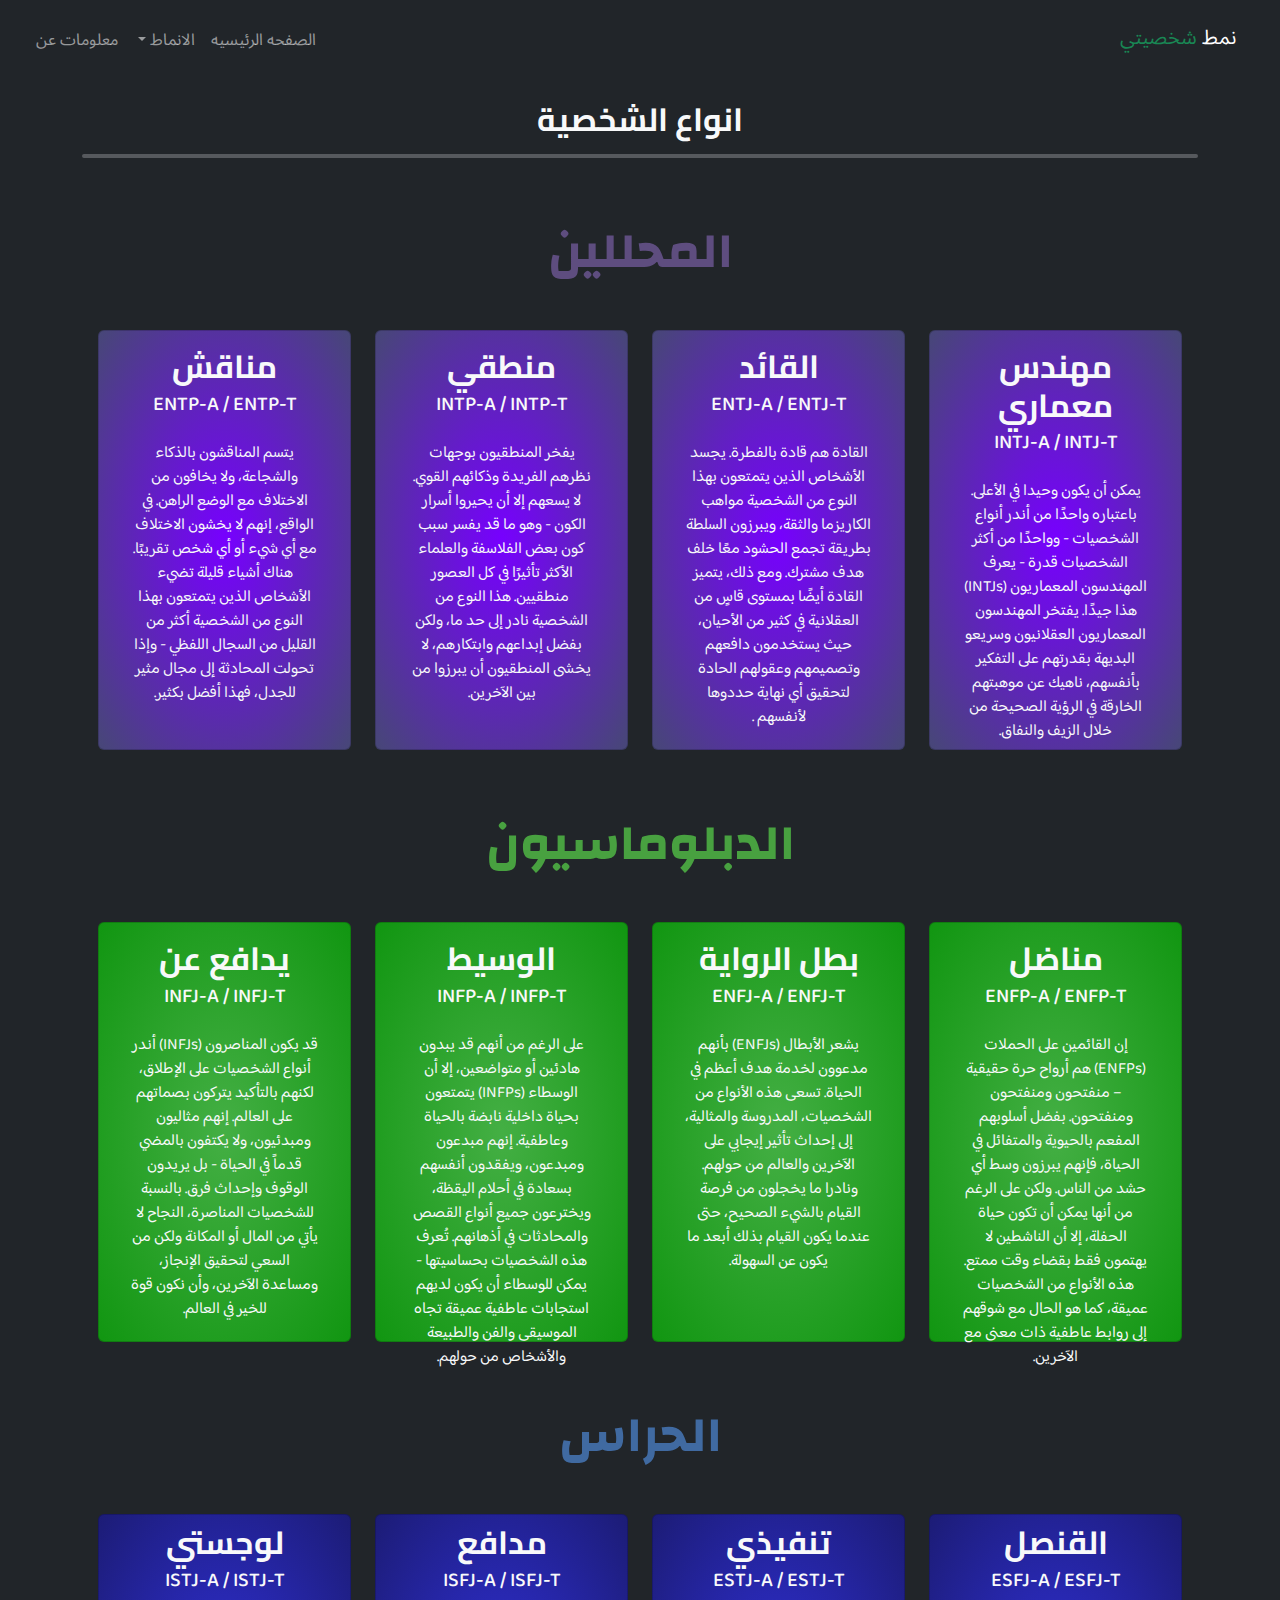
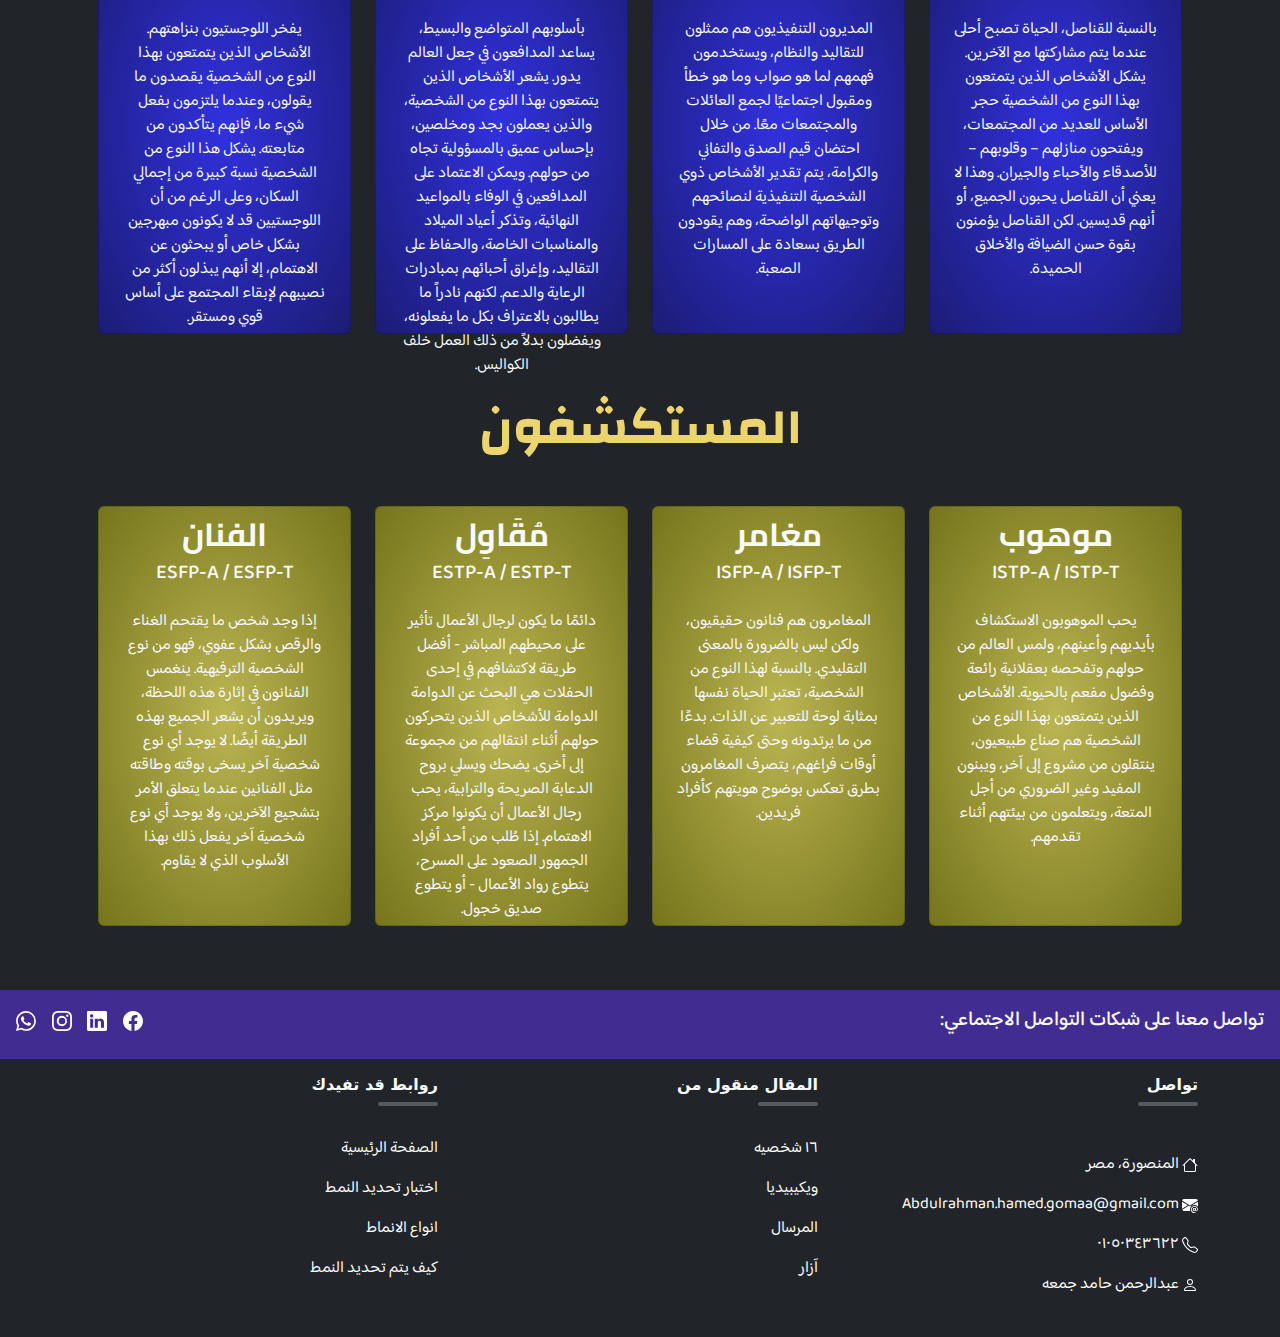
<file: Types.html>
<!DOCTYPE html>
<html lang="en">
<head>
  <meta charset="UTF-8">
  <meta name="viewport" content="width=device-width, initial-scale=1.0">
  <title>Document</title>
  <link rel="stylesheet" href="css/bootstrap.css">
  <link rel="stylesheet" href="css/style.css">
  <script src="js/bootstrap.bundle.js"></script>
</head>
<body class="bg-dark" dir="rtl">

  <!-- navbar -->
  <nav class="navbar navbar-expand-lg bg-body-tertiary navbar-dark bg-dark p-3 align-items-center">
    <div class="container-fluid">
      <a class="navbar-brand" href="index.html">نمط <span class="text-success">شخصيتي</span></a>
      <button class="navbar-toggler" type="button" data-bs-toggle="collapse" data-bs-target="#navbarNavDropdown" aria-controls="navbarNavDropdown" aria-expanded="false" aria-label="Toggle navigation">
        <span class="navbar-toggler-icon"></span>
      </button>
      <div class="collapse navbar-collapse " id="navbarNavDropdown">
        <ul class="navbar-nav me-auto">
          <li class="nav-item">
            <a class="nav-link mt-1" aria-current="page" href="index.html">الصفحه الرئيسيه</a>
          </li>    
          <li class="nav-item dropdown">
            <a class="nav-link dropdown-toggle mt-1" href="#" role="button" data-bs-toggle="dropdown" aria-expanded="false">
              الانماط
            </a>
            <ul class="dropdown-menu mt-1 text-end">
              <li><a class="dropdown-item" href="#">ماهو نمط الشخصيه؟</a></li>
              <li><a class="dropdown-item" href="Types.html">انماط الشخصية</a></li>
            </ul>
          </li>
          <li class="nav-item mt-1">
            <a class="nav-link" href="#">معلومات عن</a>
          </li>
        </ul>
      </div>
    </div>
  </nav>
  <!-- navbar -->

  <!-- Personality Types -->
  <div class="container text-light text-center HomeHead mt-4">
    <div class="row">
      <div class="col-lg-12 col-sm-12">
        <h2>انواع الشخصية</h2>
        <hr>
      </div>
    </div>
  </div>
  <!-- Personality Types -->

  <!-- mohalel -->
  <div class="container text-center HomeHead text-light">
    <div class="row">
      <div class="col-lg-12 col-sm-12 col-md-12">
        <h3 class="mt-5 headline" style="color: rgb(94, 77, 127);">المحللين</h3>
      </div>
    </div>
    <div class="row mt-3 p-3">
      <div class="col-lg-3 col-md-6 col-sm-12">
        <div class="card mt-2 p-3" style="width: 100%; background-image: radial-gradient(rgb(119, 0, 255) , rgb(71, 71, 119));">
          <h2>مهندس معماري</h2>
          <h5>INTJ-A / INTJ-T</h5>
          <div class="card-body">
            <p class="card-text">
              يمكن أن يكون وحيدا في الأعلى. باعتباره واحدًا من أندر أنواع الشخصيات - وواحدًا من أكثر الشخصيات قدرة - يعرف المهندسون المعماريون (INTJs) هذا جيدًا. يفتخر المهندسون المعماريون العقلانيون وسريعو البديهة بقدرتهم على التفكير بأنفسهم، ناهيك عن موهبتهم الخارقة في الرؤية الصحيحة من خلال الزيف والنفاق.
            </p>
          </div>
        </div>
      </div>
      <div class="col-lg-3 col-md-6 col-sm-12">
        <div class="card mt-2 p-3" style="width: 100%; background-image: radial-gradient(rgb(119, 0, 255) , rgb(71, 71, 119));">
            <h2>القائد</h2>
            <h5>ENTJ-A / ENTJ-T</h5>
          <div class="card-body">
            <p class="card-text">القادة هم قادة بالفطرة. يجسد الأشخاص الذين يتمتعون بهذا النوع من الشخصية مواهب الكاريزما والثقة، ويبرزون السلطة بطريقة تجمع الحشود معًا خلف هدف مشترك. ومع ذلك، يتميز القادة أيضًا بمستوى قاسٍ من العقلانية في كثير من الأحيان، حيث يستخدمون دافعهم وتصميمهم وعقولهم الحادة لتحقيق أي نهاية حددوها لأنفسهم .</p>
          </div>
        </div>
      </div>
      <div class="col-lg-3 col-md-6 col-sm-12">
        <div class="card mt-2 p-3" style="width: 100%; background-image: radial-gradient(rgb(119, 0, 255) , rgb(71, 71, 119));">
          <h2>منطقي</h2>
          <h5>INTP-A / INTP-T</h5>
          <div class="card-body">
            <p class="card-text">
              يفخر المنطقيون بوجهات نظرهم الفريدة وذكائهم القوي. لا يسعهم إلا أن يحيروا أسرار الكون - وهو ما قد يفسر سبب كون بعض الفلاسفة والعلماء الأكثر تأثيرًا في كل العصور منطقيين. هذا النوع من الشخصية نادر إلى حد ما، ولكن بفضل إبداعهم وابتكارهم، لا يخشى المنطقيون أن يبرزوا من بين الآخرين.
            </p>
          </div>
        </div>
      </div>
      <div class="col-lg-3 col-md-6 col-sm-12">
        <div class="card mt-2 p-3" style="width: 100%; background-image: radial-gradient(rgb(119, 0, 255) , rgb(71, 71, 119));">
          <h2>مناقش</h2>
          <h5>ENTP-A / ENTP-T</h5>
          <div class="card-body">
            <p class="card-text">
              يتسم المناقشون بالذكاء والشجاعة، ولا يخافون من الاختلاف مع الوضع الراهن. في الواقع، إنهم لا يخشون الاختلاف مع أي شيء أو أي شخص تقريبًا. هناك أشياء قليلة تضيء الأشخاص الذين يتمتعون بهذا النوع من الشخصية أكثر من القليل من السجال اللفظي - وإذا تحولت المحادثة إلى مجال مثير للجدل، فهذا أفضل بكثير.
            </p>
          </div>
        </div>
      </div>
    </div>
  </div>
  <!-- mohalel -->

  <!-- deploma -->
  <div class="container text-center HomeHead text-light">
    <div class="row">
      <div class="col-lg-12 col-sm-12 col-md-12">
        <h3 class="mt-5 headline" style="color: rgb(72, 161, 64)">الدبلوماسيون</h3>
      </div>
    </div>
    <div class="row mt-3 p-3">
      <div class="col-lg-3 col-md-6 col-sm-12">
        <div class="card mt-2 p-3" style="width: 100%; background-image: radial-gradient(rgb(68, 175, 68) , rgb(17, 150, 17));">
          <h2>مناضل</h2>
          <h5>ENFP-A / ENFP-T</h5>
          <div class="card-body">
            <p class="card-text">
              إن القائمين على الحملات (ENFPs) هم أرواح حرة حقيقية – منفتحون ومنفتحون ومنفتحون. بفضل أسلوبهم المفعم بالحيوية والمتفائل في الحياة، فإنهم يبرزون وسط أي حشد من الناس. ولكن على الرغم من أنها يمكن أن تكون حياة الحفلة، إلا أن الناشطين لا يهتمون فقط بقضاء وقت ممتع. هذه الأنواع من الشخصيات عميقة، كما هو الحال مع شوقهم إلى روابط عاطفية ذات معنى مع الآخرين.
            </p>
          </div>
        </div>
      </div>
      <div class="col-lg-3 col-md-6 col-sm-12">
        <div class="card mt-2 p-3" style="width: 100%; background-image: radial-gradient(rgb(68, 175, 68) , rgb(17, 150, 17));">
            <h2>بطل الرواية</h2>
            <h5>ENFJ-A / ENFJ-T</h5>
          <div class="card-body">
            <p class="card-text">
              يشعر الأبطال (ENFJs) بأنهم مدعوون لخدمة هدف أعظم في الحياة. تسعى هذه الأنواع من الشخصيات، المدروسة والمثالية، إلى إحداث تأثير إيجابي على الآخرين والعالم من حولهم. ونادرا ما يخجلون من فرصة القيام بالشيء الصحيح، حتى عندما يكون القيام بذلك أبعد ما يكون عن السهولة.
            </p>
          </div>
        </div>
      </div>
      <div class="col-lg-3 col-md-6 col-sm-12">
        <div class="card mt-2 p-3" style="width: 100%; background-image: radial-gradient(rgb(68, 175, 68) , rgb(17, 150, 17));">
          <h2>الوسيط</h2>
          <h5>INFP-A / INFP-T</h5>
          <div class="card-body">
            <p class="card-text">
              على الرغم من أنهم قد يبدون هادئين أو متواضعين، إلا أن الوسطاء (INFPs) يتمتعون بحياة داخلية نابضة بالحياة وعاطفية. إنهم مبدعون ومبدعون، ويفقدون أنفسهم بسعادة في أحلام اليقظة، ويخترعون جميع أنواع القصص والمحادثات في أذهانهم. تُعرف هذه الشخصيات بحساسيتها - يمكن للوسطاء أن يكون لديهم استجابات عاطفية عميقة تجاه الموسيقى والفن والطبيعة والأشخاص من حولهم.
            </p>
          </div>
        </div>
      </div>
      <div class="col-lg-3 col-md-6 col-sm-12">
        <div class="card mt-2 p-3" style="width: 100%; background-image: radial-gradient(rgb(68, 175, 68) , rgb(17, 150, 17));">
          <h2>يدافع عن</h2>
          <h5>INFJ-A / INFJ-T</h5>
          <div class="card-body">
            <p class="card-text">
              قد يكون المناصرون (INFJs) أندر أنواع الشخصيات على الإطلاق، لكنهم بالتأكيد يتركون بصماتهم على العالم. إنهم مثاليون ومبدئيون، ولا يكتفون بالمضي قدماً في الحياة - بل يريدون الوقوف وإحداث فرق. بالنسبة للشخصيات المناصرة، النجاح لا يأتي من المال أو المكانة ولكن من السعي لتحقيق الإنجاز، ومساعدة الآخرين، وأن نكون قوة للخير في العالم.
            </p>
          </div>
        </div>
      </div>
    </div>
  </div>
  <!-- deploma -->

  <!-- defener -->
  <div class="container text-center HomeHead text-light">
    <div class="row">
      <div class="col-lg-12 col-sm-12 col-md-12">
        <h3 class="mt-5 headline" style="color: rgb(64, 106, 161)">الحراس</h3>
      </div>
    </div>
    <div class="row mt-3 p-3">
      <div class="col-lg-3 col-md-6 col-sm-12">
        <div class="card mt-2 p-2" style="width: 100%; background-image: radial-gradient(rgb(49, 49, 222) , rgb(28, 28, 118));">
          <h2>القنصل</h2>
          <h5>ESFJ-A / ESFJ-T</h5>
          <div class="card-body">
            <p class="card-text">
              بالنسبة للقناصل، الحياة تصبح أحلى عندما يتم مشاركتها مع الآخرين. يشكل الأشخاص الذين يتمتعون بهذا النوع من الشخصية حجر الأساس للعديد من المجتمعات، ويفتحون منازلهم – وقلوبهم – للأصدقاء والأحباء والجيران. وهذا لا يعني أن القناصل يحبون الجميع، أو أنهم قديسين. لكن القناصل يؤمنون بقوة حسن الضيافة والأخلاق الحميدة.
            </p>
          </div>
        </div>
      </div>
      <div class="col-lg-3 col-md-6 col-sm-12">
        <div class="card mt-2 p-2" style="width: 100%; background-image: radial-gradient(rgb(49, 49, 222) , rgb(28, 28, 118));">
            <h2>تنفيذي</h2>
            <h5>ESTJ-A / ESTJ-T</h5>
          <div class="card-body">
            <p class="card-text">
              المديرون التنفيذيون هم ممثلون للتقاليد والنظام، ويستخدمون فهمهم لما هو صواب وما هو خطأ ومقبول اجتماعيًا لجمع العائلات والمجتمعات معًا. من خلال احتضان قيم الصدق والتفاني والكرامة، يتم تقدير الأشخاص ذوي الشخصية التنفيذية لنصائحهم وتوجيهاتهم الواضحة، وهم يقودون الطريق بسعادة على المسارات الصعبة.
            </p>
          </div>
        </div>
      </div>
      <div class="col-lg-3 col-md-6 col-sm-12">
        <div class="card mt-2 p-2" style="width: 100%; background-image: radial-gradient(rgb(49, 49, 222) , rgb(28, 28, 118));">
          <h2>مدافع</h2>
          <h5>ISFJ-A / ISFJ-T</h5>
          <div class="card-body">
            <p class="card-text">
              بأسلوبهم المتواضع والبسيط، يساعد المدافعون في جعل العالم يدور. يشعر الأشخاص الذين يتمتعون بهذا النوع من الشخصية، والذين يعملون بجد ومخلصين، بإحساس عميق بالمسؤولية تجاه من حولهم. ويمكن الاعتماد على المدافعين في الوفاء بالمواعيد النهائية، وتذكر أعياد الميلاد والمناسبات الخاصة، والحفاظ على التقاليد، وإغراق أحبائهم بمبادرات الرعاية والدعم. لكنهم نادراً ما يطالبون بالاعتراف بكل ما يفعلونه، ويفضلون بدلاً من ذلك العمل خلف الكواليس.
            </p>
          </div>
        </div>
      </div>
      <div class="col-lg-3 col-md-6 col-sm-12">
        <div class="card mt-2 p-2" style="width: 100%; background-image: radial-gradient(rgb(49, 49, 222) , rgb(28, 28, 118));">
          <h2>لوجستي</h2>
          <h5>ISTJ-A / ISTJ-T</h5>
          <div class="card-body">
            <p class="card-text">
              يفخر اللوجستيون بنزاهتهم. الأشخاص الذين يتمتعون بهذا النوع من الشخصية يقصدون ما يقولون، وعندما يلتزمون بفعل شيء ما، فإنهم يتأكدون من متابعته. يشكل هذا النوع من الشخصية نسبة كبيرة من إجمالي السكان، وعلى الرغم من أن اللوجستيين قد لا يكونون مبهرجين بشكل خاص أو يبحثون عن الاهتمام، إلا أنهم يبذلون أكثر من نصيبهم لإبقاء المجتمع على أساس قوي ومستقر.
            </p>
          </div>
        </div>
      </div>
    </div>
  </div>
  <!-- defener -->

  <!-- lasttype -->
  <div class="container text-center HomeHead text-light">
    <div class="row">
      <div class="col-lg-12 col-sm-12 col-md-12">
        <h3 class="mt-5 headline" style="color: rgb(236, 213, 109)">المستكشفون</h3>
      </div>
    </div>
    <div class="row mt-3 p-3">
      <div class="col-lg-3 col-md-6 col-sm-12">
        <div class="card mt-2 p-2" style="width: 100%; background-image: radial-gradient(rgb(187, 181, 82) , rgb(118, 117, 28));">
          <h2>موهوب</h2>
          <h5>ISTP-A / ISTP-T</h5>
          <div class="card-body">
            <p class="card-text">
              يحب الموهوبون الاستكشاف بأيديهم وأعينهم، ولمس العالم من حولهم وتفحصه بعقلانية رائعة وفضول مفعم بالحيوية. الأشخاص الذين يتمتعون بهذا النوع من الشخصية هم صناع طبيعيون، ينتقلون من مشروع إلى آخر، ويبنون المفيد وغير الضروري من أجل المتعة، ويتعلمون من بيئتهم أثناء تقدمهم.
            </p>
          </div>
        </div>
      </div>
      <div class="col-lg-3 col-md-6 col-sm-12">
        <div class="card mt-2 p-2" style="width: 100%; background-image: radial-gradient(rgb(187, 181, 82) , rgb(118, 117, 28));">
            <h2>مغامر</h2>
            <h5>ISFP-A / ISFP-T</h5>
          <div class="card-body">
            <p class="card-text">
              المغامرون هم فنانون حقيقيون، ولكن ليس بالضرورة بالمعنى التقليدي. بالنسبة لهذا النوع من الشخصية، تعتبر الحياة نفسها بمثابة لوحة للتعبير عن الذات. بدءًا من ما يرتدونه وحتى كيفية قضاء أوقات فراغهم، يتصرف المغامرون بطرق تعكس بوضوح هويتهم كأفراد فريدين.
            </p>
          </div>
        </div>
      </div>
      <div class="col-lg-3 col-md-6 col-sm-12">
        <div class="card mt-2 p-2" style="width: 100%; background-image: radial-gradient(rgb(187, 181, 82) , rgb(118, 117, 28));">
          <h2>مُقَاوِل</h2>
          <h5>ESTP-A / ESTP-T</h5>
          <div class="card-body">
            <p class="card-text">
              دائمًا ما يكون لرجال الأعمال تأثير على محيطهم المباشر - أفضل طريقة لاكتشافهم في إحدى الحفلات هي البحث عن الدوامة الدوامة للأشخاص الذين يتحركون حولهم أثناء انتقالهم من مجموعة إلى أخرى. يضحك ويسلي بروح الدعابة الصريحة والترابية، يحب رجال الأعمال أن يكونوا مركز الاهتمام. إذا طُلب من أحد أفراد الجمهور الصعود على المسرح، يتطوع رواد الأعمال - أو يتطوع صديق خجول.
            </p>
          </div>
        </div>
      </div>
      <div class="col-lg-3 col-md-6 col-sm-12">
        <div class="card mt-2 p-2" style="width: 100%; background-image: radial-gradient(rgb(187, 181, 82) , rgb(118, 117, 28));">
          <h2>الفنان</h2>
          <h5>ESFP-A / ESFP-T</h5>
          <div class="card-body">
            <p class="card-text">
              إذا وجد شخص ما يقتحم الغناء والرقص بشكل عفوي، فهو من نوع الشخصية الترفيهية. ينغمس الفنانون في إثارة هذه اللحظة، ويريدون أن يشعر الجميع بهذه الطريقة أيضًا. لا يوجد أي نوع شخصية آخر يسخى بوقته وطاقته مثل الفنانين عندما يتعلق الأمر بتشجيع الآخرين، ولا يوجد أي نوع شخصية آخر يفعل ذلك بهذا الأسلوب الذي لا يقاوم.
            </p>
          </div>
        </div>
      </div>
    </div>
  </div>
  <!-- lasttype -->

  <!-- footer -->
  <div class="container-fluid text-light mt-5 footer p-3" style="background-color: rgb(65, 45, 145);" id="footer">
    <div class="row">
      <div class="d-flex flex-wrap align-items-center">
        <div class="ms-auto"><h5>تواصل معنا على شبكات التواصل الاجتماعي:</h5></div>
        <div class="me-auto">
          <h4>
            <a class="footer" href="https://www.facebook.com/profile.php?id=100074213647288">
              <svg xmlns="http://www.w3.org/2000/svg" width="20" height="20" fill="currentColor" class="ms-2 bi bi-facebook" viewBox="0 0 16 16">
                <path d="M16 8.049c0-4.446-3.582-8.05-8-8.05C3.58 0-.002 3.603-.002 8.05c0 4.017 2.926 7.347 6.75 7.951v-5.625h-2.03V8.05H6.75V6.275c0-2.017 1.195-3.131 3.022-3.131.876 0 1.791.157 1.791.157v1.98h-1.009c-.993 0-1.303.621-1.303 1.258v1.51h2.218l-.354 2.326H9.25V16c3.824-.604 6.75-3.934 6.75-7.951"/>
              </svg>
            </a>
            <a class="footer" href="https://www.linkedin.com/in/abdelrahman-hamed-aaa47125b/">
              <svg xmlns="http://www.w3.org/2000/svg" width="20" height="20" fill="currentColor" class="ms-2 bi bi-linkedin" viewBox="0 0 16 16">
                <path d="M0 1.146C0 .513.526 0 1.175 0h13.65C15.474 0 16 .513 16 1.146v13.708c0 .633-.526 1.146-1.175 1.146H1.175C.526 16 0 15.487 0 14.854V1.146zm4.943 12.248V6.169H2.542v7.225h2.401m-1.2-8.212c.837 0 1.358-.554 1.358-1.248-.015-.709-.52-1.248-1.342-1.248-.822 0-1.359.54-1.359 1.248 0 .694.521 1.248 1.327 1.248h.016zm4.908 8.212V9.359c0-.216.016-.432.08-.586.173-.431.568-.878 1.232-.878.869 0 1.216.662 1.216 1.634v3.865h2.401V9.25c0-2.22-1.184-3.252-2.764-3.252-1.274 0-1.845.7-2.165 1.193v.025h-.016a5.54 5.54 0 0 1 .016-.025V6.169h-2.4c.03.678 0 7.225 0 7.225h2.4"/>
              </svg>
            </a>
            <a class="footer" href="https://www.instagram.com/body_bo_/">
              <svg xmlns="http://www.w3.org/2000/svg" width="20" height="20" fill="currentColor" class="ms-2 bi bi-instagram" viewBox="0 0 16 16">
                <path d="M8 0C5.829 0 5.556.01 4.703.048 3.85.088 3.269.222 2.76.42a3.917 3.917 0 0 0-1.417.923A3.927 3.927 0 0 0 .42 2.76C.222 3.268.087 3.85.048 4.7.01 5.555 0 5.827 0 8.001c0 2.172.01 2.444.048 3.297.04.852.174 1.433.372 1.942.205.526.478.972.923 1.417.444.445.89.719 1.416.923.51.198 1.09.333 1.942.372C5.555 15.99 5.827 16 8 16s2.444-.01 3.298-.048c.851-.04 1.434-.174 1.943-.372a3.916 3.916 0 0 0 1.416-.923c.445-.445.718-.891.923-1.417.197-.509.332-1.09.372-1.942C15.99 10.445 16 10.173 16 8s-.01-2.445-.048-3.299c-.04-.851-.175-1.433-.372-1.941a3.926 3.926 0 0 0-.923-1.417A3.911 3.911 0 0 0 13.24.42c-.51-.198-1.092-.333-1.943-.372C10.443.01 10.172 0 7.998 0h.003zm-.717 1.442h.718c2.136 0 2.389.007 3.232.046.78.035 1.204.166 1.486.275.373.145.64.319.92.599.28.28.453.546.598.92.11.281.24.705.275 1.485.039.843.047 1.096.047 3.231s-.008 2.389-.047 3.232c-.035.78-.166 1.203-.275 1.485a2.47 2.47 0 0 1-.599.919c-.28.28-.546.453-.92.598-.28.11-.704.24-1.485.276-.843.038-1.096.047-3.232.047s-2.39-.009-3.233-.047c-.78-.036-1.203-.166-1.485-.276a2.478 2.478 0 0 1-.92-.598 2.48 2.48 0 0 1-.6-.92c-.109-.281-.24-.705-.275-1.485-.038-.843-.046-1.096-.046-3.233 0-2.136.008-2.388.046-3.231.036-.78.166-1.204.276-1.486.145-.373.319-.64.599-.92.28-.28.546-.453.92-.598.282-.11.705-.24 1.485-.276.738-.034 1.024-.044 2.515-.045v.002zm4.988 1.328a.96.96 0 1 0 0 1.92.96.96 0 0 0 0-1.92zm-4.27 1.122a4.109 4.109 0 1 0 0 8.217 4.109 4.109 0 0 0 0-8.217zm0 1.441a2.667 2.667 0 1 1 0 5.334 2.667 2.667 0 0 1 0-5.334"/>
              </svg>
            </a>
            <a class="footer" href="https://wsend.co/201050343622">
              <svg xmlns="http://www.w3.org/2000/svg" width="20" height="20" fill="currentColor" class="bi bi-whatsapp" viewBox="0 0 16 16">
                <path d="M13.601 2.326A7.854 7.854 0 0 0 7.994 0C3.627 0 .068 3.558.064 7.926c0 1.399.366 2.76 1.057 3.965L0 16l4.204-1.102a7.933 7.933 0 0 0 3.79.965h.004c4.368 0 7.926-3.558 7.93-7.93A7.898 7.898 0 0 0 13.6 2.326zM7.994 14.521a6.573 6.573 0 0 1-3.356-.92l-.24-.144-2.494.654.666-2.433-.156-.251a6.56 6.56 0 0 1-1.007-3.505c0-3.626 2.957-6.584 6.591-6.584a6.56 6.56 0 0 1 4.66 1.931 6.557 6.557 0 0 1 1.928 4.66c-.004 3.639-2.961 6.592-6.592 6.592zm3.615-4.934c-.197-.099-1.17-.578-1.353-.646-.182-.065-.315-.099-.445.099-.133.197-.513.646-.627.775-.114.133-.232.148-.43.05-.197-.1-.836-.308-1.592-.985-.59-.525-.985-1.175-1.103-1.372-.114-.198-.011-.304.088-.403.087-.088.197-.232.296-.346.1-.114.133-.198.198-.33.065-.134.034-.248-.015-.347-.05-.099-.445-1.076-.612-1.47-.16-.389-.323-.335-.445-.34-.114-.007-.247-.007-.38-.007a.729.729 0 0 0-.529.247c-.182.198-.691.677-.691 1.654 0 .977.71 1.916.81 2.049.098.133 1.394 2.132 3.383 2.992.47.205.84.326 1.129.418.475.152.904.129 1.246.08.38-.058 1.171-.48 1.338-.943.164-.464.164-.86.114-.943-.049-.084-.182-.133-.38-.232z"/>
              </svg>
            </a>
        </h4>
      </div>
      </div>
    </div>
  </div>
  <div class="container footer mt-3 text-light">
    <div class="row">
      <div class="col-lg-4 mx-auto mb-4">
        <h6 class="text-uppercase fw-bold">تواصل</h6>
        <hr class="mb-4 mt-0 d-inline-block mx-auto" style="width: 60px; background-color: #7c4dff; height: 2px"/>
        <p>
          <a href="#!" class="text-white">
            <p>
              <svg xmlns="http://www.w3.org/2000/svg" width="16" height="16" fill="currentColor" class="bi bi-house" viewBox="0 0 16 16">
                <path d="M8.707 1.5a1 1 0 0 0-1.414 0L.646 8.146a.5.5 0 0 0 .708.708L2 8.207V13.5A1.5 1.5 0 0 0 3.5 15h9a1.5 1.5 0 0 0 1.5-1.5V8.207l.646.647a.5.5 0 0 0 .708-.708L13 5.793V2.5a.5.5 0 0 0-.5-.5h-1a.5.5 0 0 0-.5.5v1.293zM13 7.207V13.5a.5.5 0 0 1-.5.5h-9a.5.5 0 0 1-.5-.5V7.207l5-5z"/>
              </svg>
            المنصورة، مصر
            </p>
          </a>
        </p>
        <p>
          <a href="#!" class="text-white">
            <p>
              <svg xmlns="http://www.w3.org/2000/svg" width="16" height="16" fill="currentColor" class="bi bi-envelope-at-fill" viewBox="0 0 16 16">
                <path d="M2 2A2 2 0 0 0 .05 3.555L8 8.414l7.95-4.859A2 2 0 0 0 14 2zm-2 9.8V4.698l5.803 3.546L0 11.801Zm6.761-2.97-6.57 4.026A2 2 0 0 0 2 14h6.256A4.493 4.493 0 0 1 8 12.5a4.49 4.49 0 0 1 1.606-3.446l-.367-.225L8 9.586l-1.239-.757ZM16 9.671V4.697l-5.803 3.546.338.208A4.482 4.482 0 0 1 12.5 8c1.414 0 2.675.652 3.5 1.671"/>
                <path d="M15.834 12.244c0 1.168-.577 2.025-1.587 2.025-.503 0-1.002-.228-1.12-.648h-.043c-.118.416-.543.643-1.015.643-.77 0-1.259-.542-1.259-1.434v-.529c0-.844.481-1.4 1.26-1.4.585 0 .87.333.953.63h.03v-.568h.905v2.19c0 .272.18.42.411.42.315 0 .639-.415.639-1.39v-.118c0-1.277-.95-2.326-2.484-2.326h-.04c-1.582 0-2.64 1.067-2.64 2.724v.157c0 1.867 1.237 2.654 2.57 2.654h.045c.507 0 .935-.07 1.18-.18v.731c-.219.1-.643.175-1.237.175h-.044C10.438 16 9 14.82 9 12.646v-.214C9 10.36 10.421 9 12.485 9h.035c2.12 0 3.314 1.43 3.314 3.034zm-4.04.21v.227c0 .586.227.8.581.8.31 0 .564-.17.564-.743v-.367c0-.516-.275-.708-.572-.708-.346 0-.573.245-.573.791Z"/>
              </svg>
              Abdulrahman.hamed.gomaa@gmail.com
            </p>
          </a>
        </p>
        <p>
          <a href="#!" class="text-white">
            <p>
              <svg xmlns="http://www.w3.org/2000/svg" width="16" height="16" fill="currentColor" class="bi bi-telephone" viewBox="0 0 16 16">
                <path d="M3.654 1.328a.678.678 0 0 0-1.015-.063L1.605 2.3c-.483.484-.661 1.169-.45 1.77a17.568 17.568 0 0 0 4.168 6.608 17.569 17.569 0 0 0 6.608 4.168c.601.211 1.286.033 1.77-.45l1.034-1.034a.678.678 0 0 0-.063-1.015l-2.307-1.794a.678.678 0 0 0-.58-.122l-2.19.547a1.745 1.745 0 0 1-1.657-.459L5.482 8.062a1.745 1.745 0 0 1-.46-1.657l.548-2.19a.678.678 0 0 0-.122-.58L3.654 1.328zM1.884.511a1.745 1.745 0 0 1 2.612.163L6.29 2.98c.329.423.445.974.315 1.494l-.547 2.19a.678.678 0 0 0 .178.643l2.457 2.457a.678.678 0 0 0 .644.178l2.189-.547a1.745 1.745 0 0 1 1.494.315l2.306 1.794c.829.645.905 1.87.163 2.611l-1.034 1.034c-.74.74-1.846 1.065-2.877.702a18.634 18.634 0 0 1-7.01-4.42 18.634 18.634 0 0 1-4.42-7.009c-.362-1.03-.037-2.137.703-2.877L1.885.511z"/>
              </svg>
              ٠١٠٥٠٣٤٣٦٢٢ 
            </p>
          </a>
        </p>
        <p>
          <a href="#!" class="text-white">
            <p>
              <svg xmlns="http://www.w3.org/2000/svg" width="16" height="16" fill="currentColor" class="bi bi-person" viewBox="0 0 16 16">
                <path d="M8 8a3 3 0 1 0 0-6 3 3 0 0 0 0 6m2-3a2 2 0 1 1-4 0 2 2 0 0 1 4 0m4 8c0 1-1 1-1 1H3s-1 0-1-1 1-4 6-4 6 3 6 4m-1-.004c-.001-.246-.154-.986-.832-1.664C11.516 10.68 10.289 10 8 10c-2.29 0-3.516.68-4.168 1.332-.678.678-.83 1.418-.832 1.664z"/>
              </svg>
            عبدالرحمن حامد جمعه
            </p>
          </a>
        </p>
      </div>
      <div class="col-lg-4">
        <h6 class="text-uppercase fw-bold">المقال منقول من</h6>
        <hr class="mb-4 mt-0 d-inline-block mx-auto" style="width: 60px; background-color: #7c4dff; height: 2px" />
        <p>
          <a href="#!" class="text-white">١٦ شخصيه</a>
        </p>
        <p>
          <a href="#!" class="text-white">ويكيبيديا</a>
        </p>
        <p>
          <a href="#!" class="text-white">المرسال</a>
        </p>
        <p>
          <a href="#!" class="text-white">آزار</a>
        </p>
      </div>
      <div class="col-lg-4">
        <h6 class="text-uppercase fw-bold">روابط قد تفيدك</h6>
        <hr class="mb-4 mt-0 d-inline-block mx-auto" style="width: 60px; background-color: #7c4dff; height: 2px" />
        <p>
          <a href="index.html" class="text-white">الصفحة الرئيسية</a>
        </p>
        <p>
          <a href="https://www.16personalities.com/free-personality-test" class="text-white">اختبار تحديد النمط</a>
        </p>
        <p>
          <a href="Types.html" class="text-white">انواع الانماط</a>
        </p>
        <p>
          <a href="#how" class="text-white">كيف يتم تحديد النمط</a>
        </p>
      </div>
    </div>
  </div>
  <!-- footer -->


</body>
</html>
</file>
<file: css/style.css>
@import url('https://fonts.googleapis.com/css2?family=Baloo+Bhaijaan+2&family=Cairo:wght@600&family=Changa&family=Harmattan:wght@600&family=IBM+Plex+Sans+Arabic:wght@500&family=Noto+Sans+Arabic:wght@600&display=swap');

hr {
    border: 2px solid;
    border-radius: 12px;
}

.navbar {
    font-family: 'Noto Sans Arabic';
}

.HomeHead h1 , h2 , h3 {
    font-family: 'cairo';
    font-weight: 700;
}

.HomeHead p , button , h5 {
    font-family: 'Baloo Bhaijaan 2';
}

.headline {
    font-family: 'Changa';
    font-size: 50px;
}

.background-type {
    background-color: rgb(46, 35, 87);
}

.card {
    transform: scale(1);
    transition: 0.3s;
    height: 420px;
}

.card:hover {
    transform: scale(0.98);
    transition: 0.3s;
    border-radius: 16px;
}

.footer a {
    text-decoration: none;
    color: white;
    transition: 0.5s;
}

.footer p {
    font-family: 'Baloo Bhaijaan 2';
    
}

@media only screen and (max-width : 600px) {
    .card {
        width: 80%;
        margin: auto;
        margin-bottom: 12px;
    }
}
</file>
